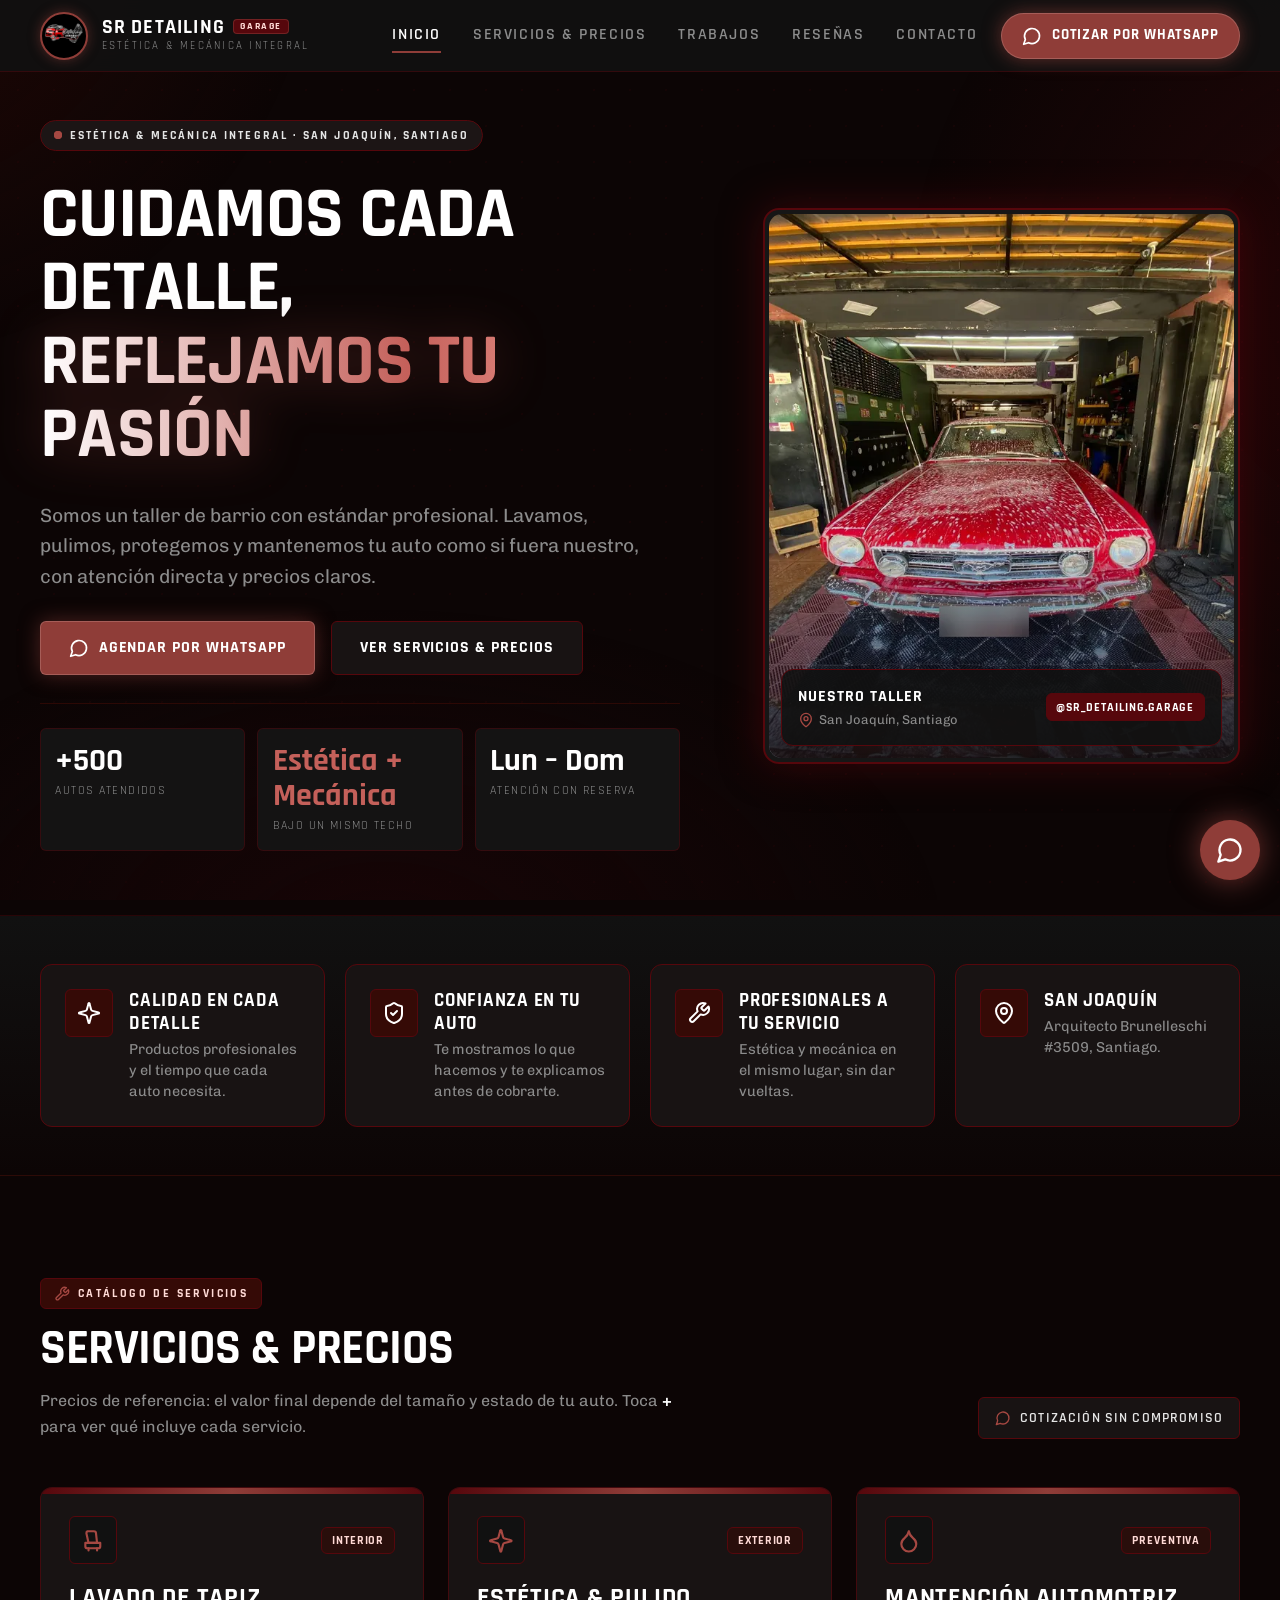
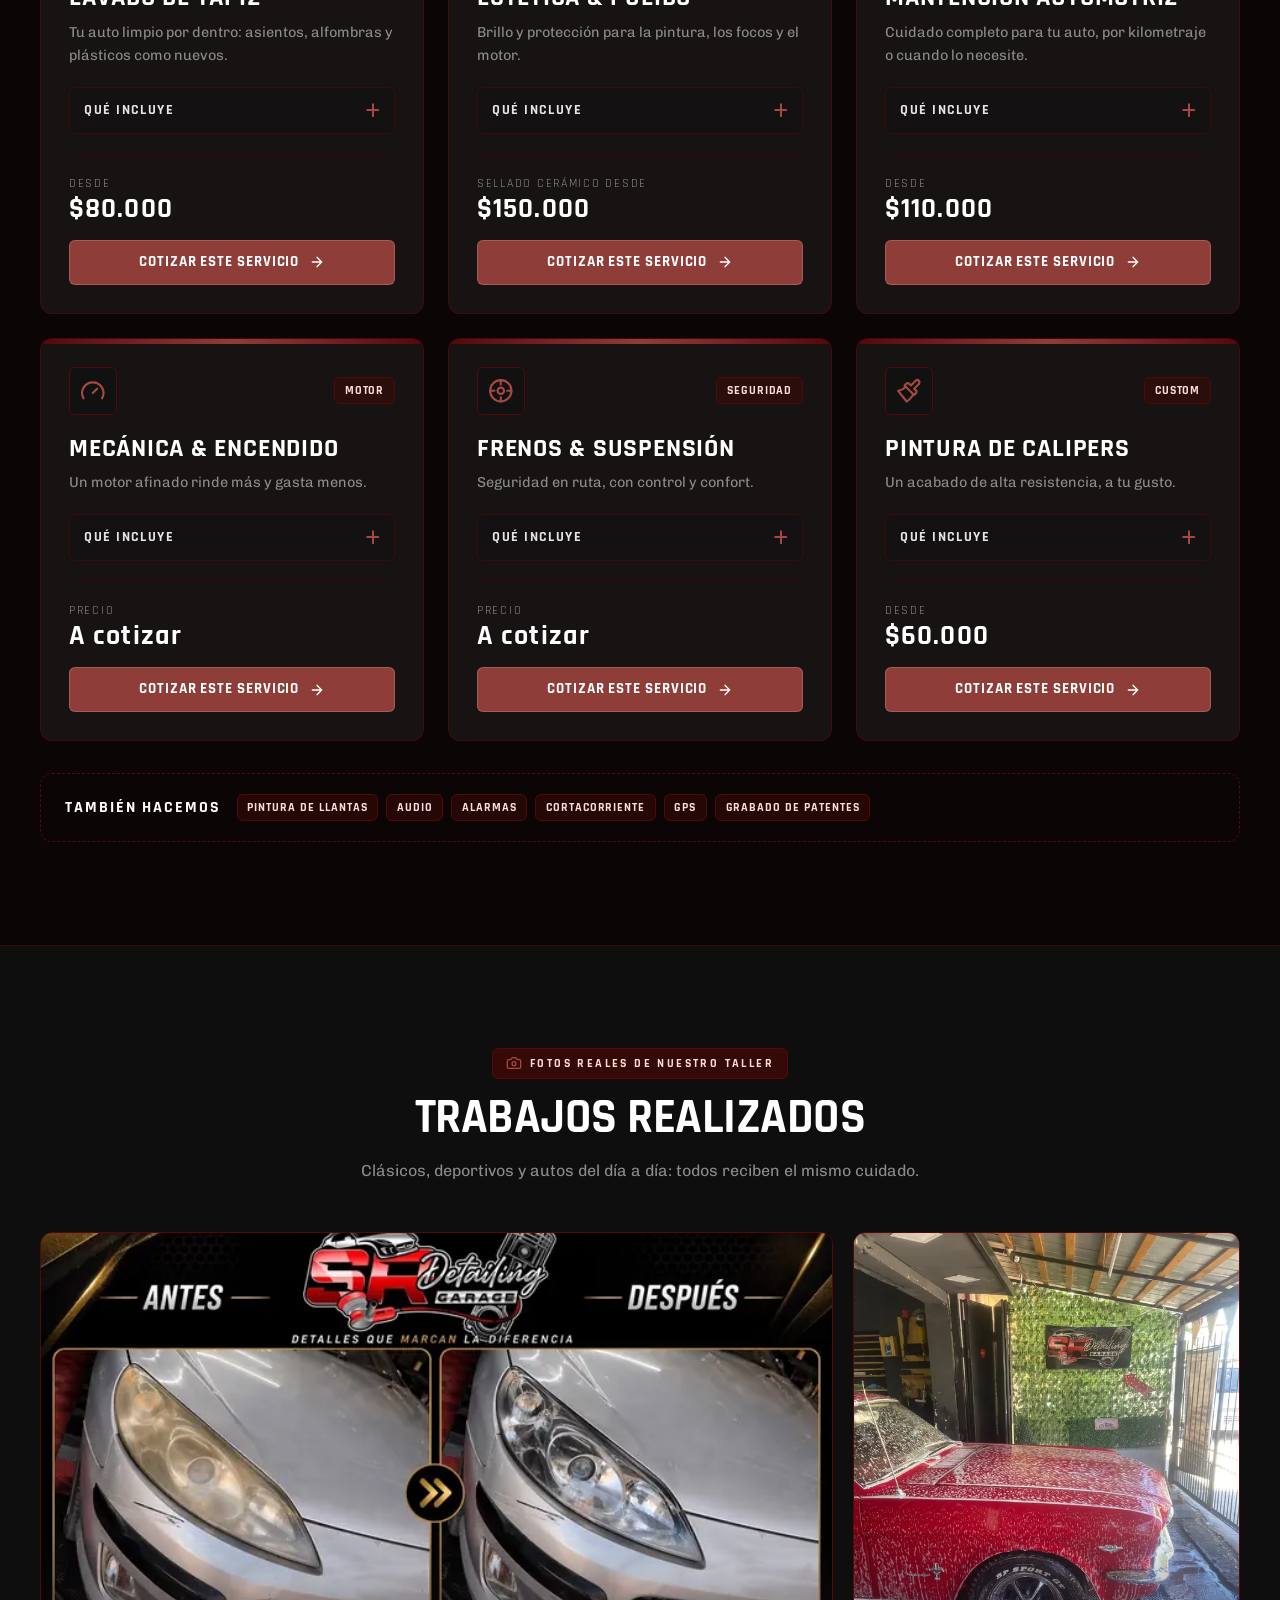
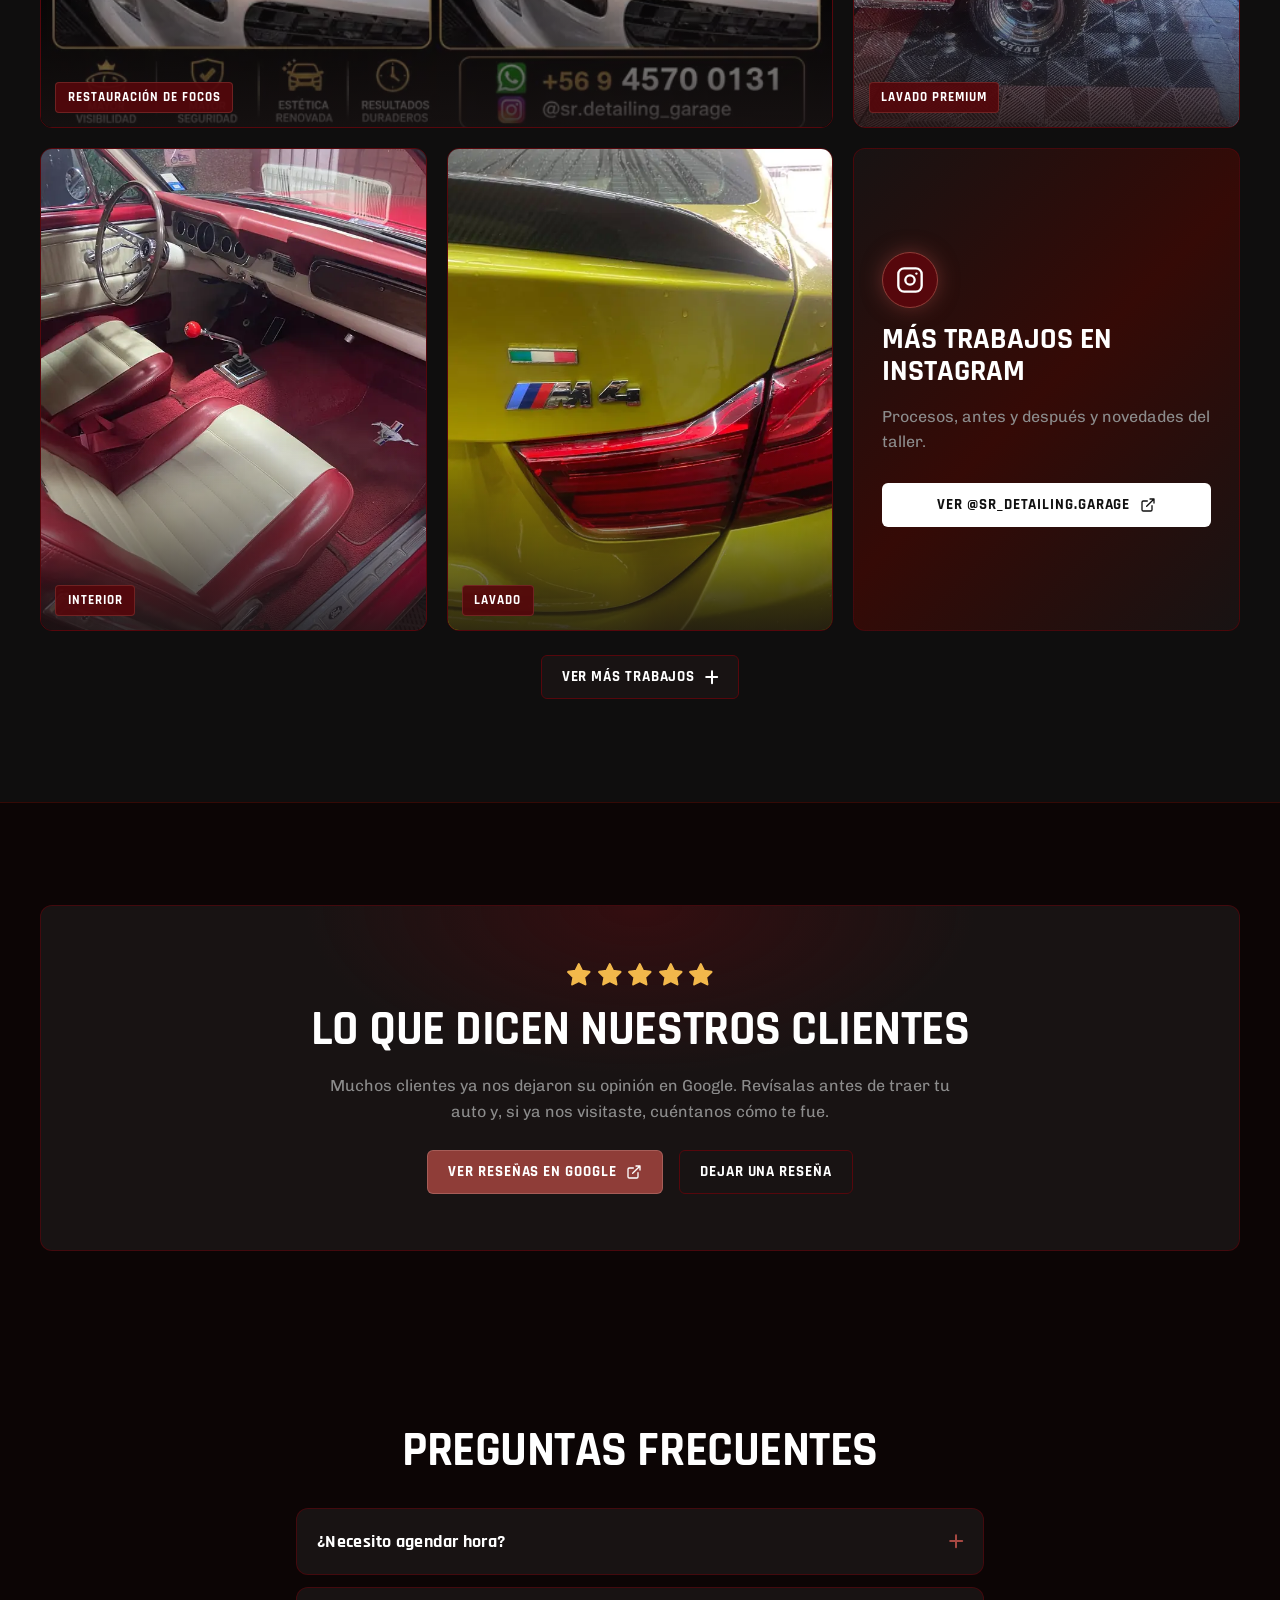
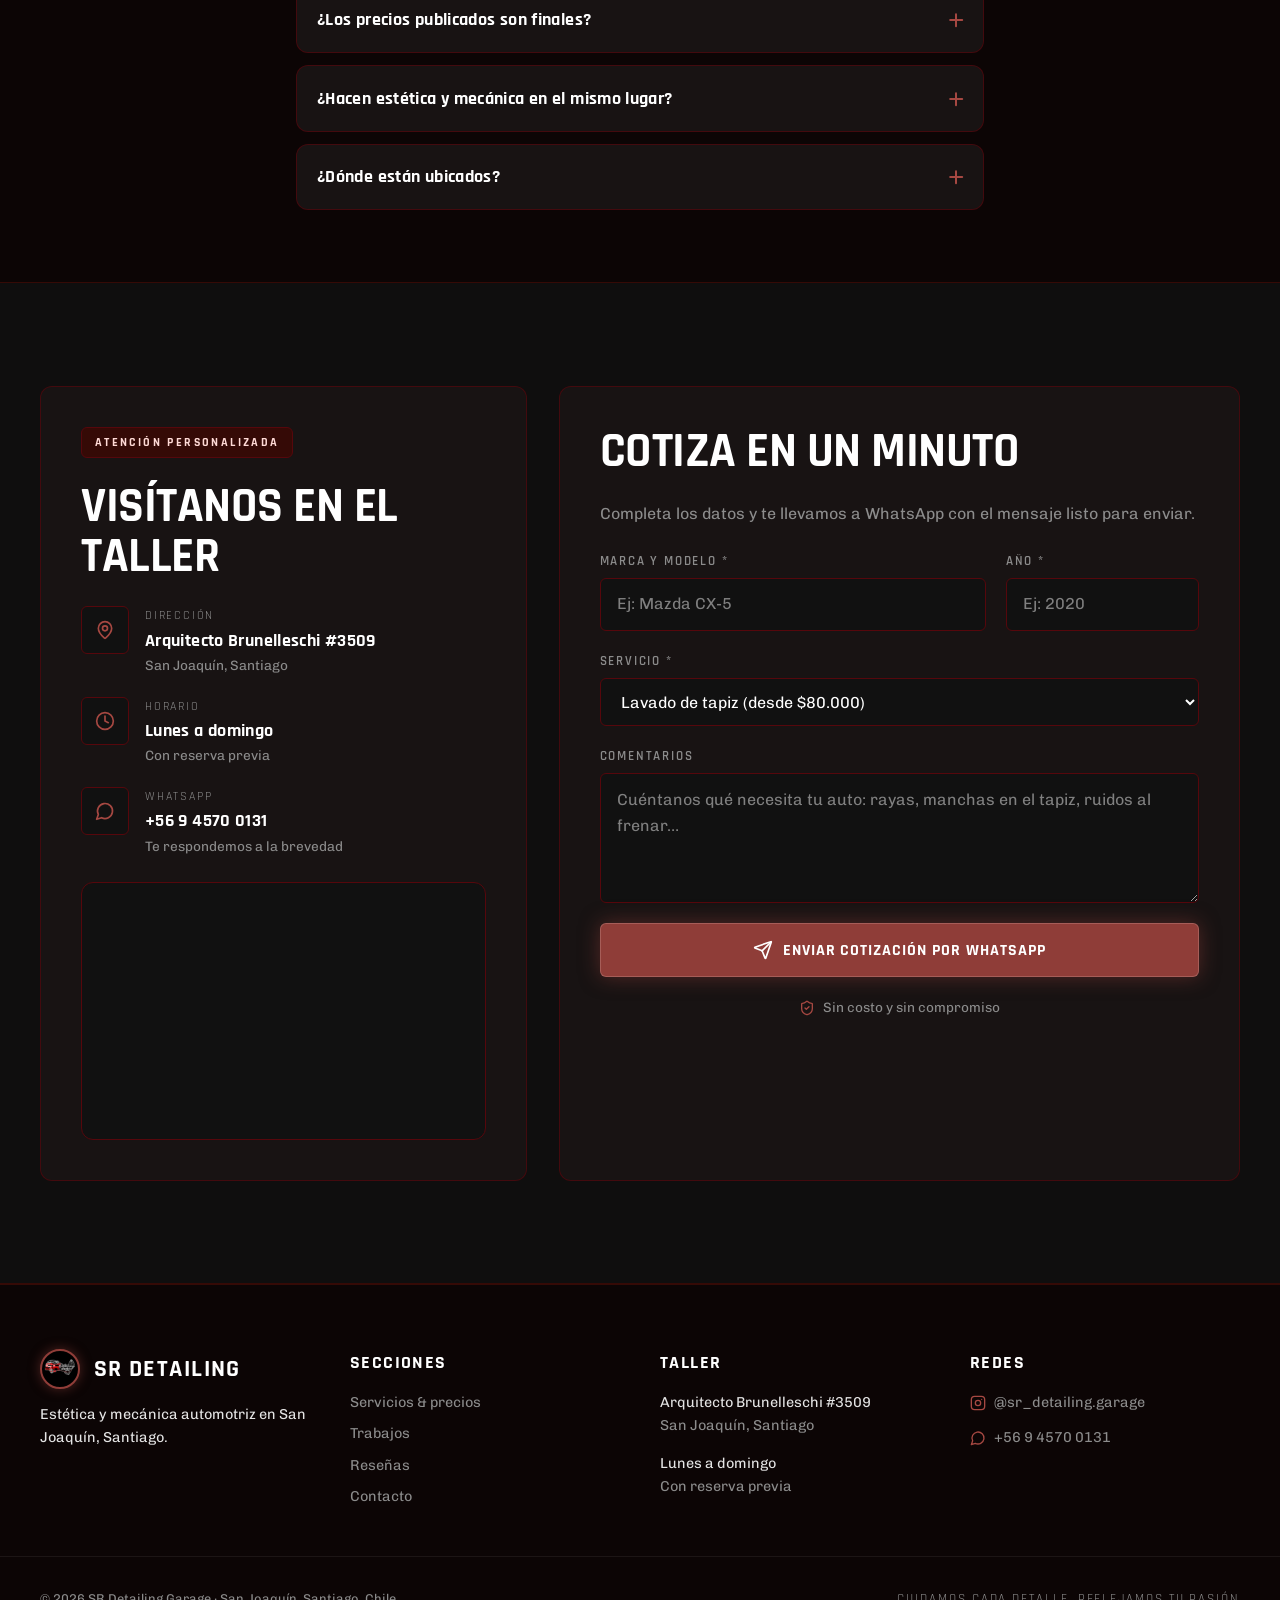
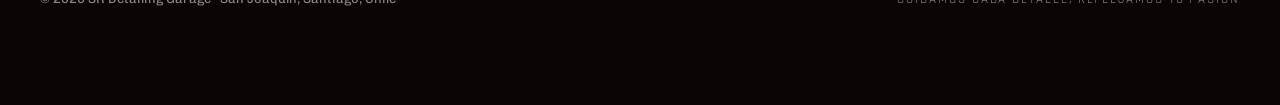
<file: index.html>
<!DOCTYPE html>
<html lang="es-CL">
<head>
  <meta charset="utf-8">
  <meta name="viewport" content="width=device-width, initial-scale=1">
  <title>SR Detailing Garage | Estética y mecánica automotriz en San Joaquín</title>
  <meta name="description" content="Taller de estética y mecánica automotriz en San Joaquín, Santiago. Lavado de tapiz, pulido, sellado cerámico, mantención, frenos y pintura de calipers. Cotiza por WhatsApp.">
  <meta name="theme-color" content="#0c0505">

  <!-- Vista previa al compartir (WhatsApp, Facebook, etc.). Actualizar las URLs al tener dominio propio. -->
  <meta property="og:type" content="website">
  <meta property="og:locale" content="es_CL">
  <meta property="og:title" content="SR Detailing Garage | San Joaquín">
  <meta property="og:description" content="Cuidamos cada detalle, reflejamos tu pasión. Estética y mecánica automotriz en San Joaquín.">
  <meta property="og:url" content="https://ethervs1.github.io/g_detail/">
  <meta property="og:image" content="https://ethervs1.github.io/g_detail/assets/images/logos/banner.jpeg">

  <link rel="icon" href="assets/images/logos/favicon-32.png" sizes="32x32" type="image/png">
  <link rel="apple-touch-icon" href="assets/images/logos/apple-touch-icon.png">

  <link rel="preconnect" href="https://fonts.googleapis.com">
  <link rel="preconnect" href="https://fonts.gstatic.com" crossorigin>
  <link rel="stylesheet" href="https://fonts.googleapis.com/css2?family=Chivo:wght@400;600;700&family=Rajdhani:wght@500;600;700&display=swap">
  <link rel="stylesheet" href="css/styles.css">

  <script type="application/ld+json">
  {
    "@context": "https://schema.org",
    "@type": "AutoRepair",
    "name": "SR Detailing Garage",
    "description": "Estética y mecánica automotriz integral en San Joaquín, Santiago.",
    "url": "https://ethervs1.github.io/g_detail/",
    "image": "https://ethervs1.github.io/g_detail/assets/images/logos/banner.jpeg",
    "logo": "https://ethervs1.github.io/g_detail/assets/images/logos/logo-512.webp",
    "telephone": "+56945700131",
    "address": {
      "@type": "PostalAddress",
      "streetAddress": "Arquitecto Brunelleschi 3509",
      "addressLocality": "San Joaquín",
      "addressRegion": "Región Metropolitana",
      "addressCountry": "CL"
    },
    "areaServed": "Santiago",
    "sameAs": ["https://www.instagram.com/sr_detailing.garage/"]
  }
  </script>
</head>
<body>
  <!-- Íconos (estilo Lucide, licencia ISC) -->
  <svg class="sprite" aria-hidden="true">
    <symbol id="i-chat" viewBox="0 0 24 24"><path d="M7.9 20A9 9 0 1 0 4 16.1L2 22Z"/></symbol>
    <symbol id="i-check" viewBox="0 0 24 24"><circle cx="12" cy="12" r="10"/><path d="m9 12 2 2 4-4"/></symbol>
    <symbol id="i-plus" viewBox="0 0 24 24"><path d="M5 12h14M12 5v14"/></symbol>
    <symbol id="i-arrow" viewBox="0 0 24 24"><path d="M5 12h14M12 5l7 7-7 7"/></symbol>
    <symbol id="i-menu" viewBox="0 0 24 24"><path d="M4 6h16M4 12h16M4 18h16"/></symbol>
    <symbol id="i-close" viewBox="0 0 24 24"><path d="M18 6 6 18M6 6l12 12"/></symbol>
    <symbol id="i-pin" viewBox="0 0 24 24"><path d="M20 10c0 5-5.5 10.2-7.4 11.8a1 1 0 0 1-1.2 0C9.5 20.2 4 15 4 10a8 8 0 0 1 16 0"/><circle cx="12" cy="10" r="3"/></symbol>
    <symbol id="i-clock" viewBox="0 0 24 24"><circle cx="12" cy="12" r="10"/><path d="M12 6v6l4 2"/></symbol>
    <symbol id="i-star" viewBox="0 0 24 24"><path d="M12 2l3.1 6.3 6.9 1-5 4.9 1.2 6.8L12 17.8 5.8 21l1.2-6.8-5-4.9 6.9-1z"/></symbol>
    <symbol id="i-shield" viewBox="0 0 24 24"><path d="M20 13c0 5-3.5 7.5-7.7 9a1 1 0 0 1-.6 0C7.5 20.5 4 18 4 13V6a1 1 0 0 1 1-1c2 0 4.5-1.2 6.2-2.7a1.2 1.2 0 0 1 1.6 0C14.5 3.8 17 5 19 5a1 1 0 0 1 1 1z"/><path d="m9 12 2 2 4-4"/></symbol>
    <symbol id="i-wrench" viewBox="0 0 24 24"><path d="M14.7 6.3a1 1 0 0 0 0 1.4l1.6 1.6a1 1 0 0 0 1.4 0l3.8-3.8a6 6 0 0 1-7.9 7.9l-6.9 6.9a2.1 2.1 0 0 1-3-3l6.9-6.9a6 6 0 0 1 7.9-7.9z"/></symbol>
    <symbol id="i-sparkles" viewBox="0 0 24 24"><path d="M9.9 15.5a2 2 0 0 0-1.4-1.4l-6.1-1.6a.5.5 0 0 1 0-1l6.1-1.6a2 2 0 0 0 1.4-1.4l1.6-6.1a.5.5 0 0 1 1 0l1.6 6.1a2 2 0 0 0 1.4 1.4l6.1 1.6a.5.5 0 0 1 0 1l-6.1 1.6a2 2 0 0 0-1.4 1.4l-1.6 6.1a.5.5 0 0 1-1 0z"/></symbol>
    <symbol id="i-seat" viewBox="0 0 24 24"><path d="M7 3h6a2 2 0 0 1 2 2l1 9H8L6 5a2 2 0 0 1 1-2z"/><path d="M5 14h14v3a2 2 0 0 1-2 2H7a2 2 0 0 1-2-2z"/><path d="M8 19v2M16 19v2"/></symbol>
    <symbol id="i-drop" viewBox="0 0 24 24"><path d="M12 22a7 7 0 0 0 7-7c0-2-1-3.9-3-5.5S12.5 5.5 12 3c-.5 2.5-2 4.9-4 6.5S5 13 5 15a7 7 0 0 0 7 7z"/></symbol>
    <symbol id="i-gauge" viewBox="0 0 24 24"><path d="m12 14 4-4"/><path d="M3.3 19a10 10 0 1 1 17.4 0"/></symbol>
    <symbol id="i-disc" viewBox="0 0 24 24"><circle cx="12" cy="12" r="10"/><circle cx="12" cy="12" r="3"/><path d="M12 2v4M12 18v4M2 12h4M18 12h4"/></symbol>
    <symbol id="i-brush" viewBox="0 0 24 24"><path d="M18.4 2.6 14 7l-1.6-1.6a2 2 0 0 0-2.8 0L8 7l9 9 1.6-1.6a2 2 0 0 0 0-2.8L17 10l4.4-4.4a2.1 2.1 0 1 0-3-3z"/><path d="M9 8c-2 3-4 3.5-7 4l8 10c2-1 6-5 6-7"/></symbol>
    <symbol id="i-camera" viewBox="0 0 24 24"><path d="M14.5 4h-5L7 7H4a2 2 0 0 0-2 2v9a2 2 0 0 0 2 2h16a2 2 0 0 0 2-2V9a2 2 0 0 0-2-2h-3z"/><circle cx="12" cy="13" r="3"/></symbol>
    <symbol id="i-instagram" viewBox="0 0 24 24"><rect x="2" y="2" width="20" height="20" rx="5"/><circle cx="12" cy="12" r="4"/><path d="M17.5 6.5h.01"/></symbol>
    <symbol id="i-external" viewBox="0 0 24 24"><path d="M15 3h6v6M10 14 21 3M18 13v6a2 2 0 0 1-2 2H5a2 2 0 0 1-2-2V8a2 2 0 0 1 2-2h6"/></symbol>
    <symbol id="i-send" viewBox="0 0 24 24"><path d="M14.5 21.7a.5.5 0 0 0 .9 0l6.5-19a.5.5 0 0 0-.6-.6l-19 6.5a.5.5 0 0 0 0 .9l7.9 3.2a2 2 0 0 1 1.1 1.1z"/><path d="m21.9 2.1-11 11"/></symbol>
  </svg>

  <a class="skip-link" href="#contenido">Saltar al contenido</a>

  <header class="header" id="header">
    <div class="container header__inner">
      <a class="brand" href="#inicio" aria-label="SR Detailing Garage, ir al inicio">
        <img class="avatar" src="assets/images/logos/logo-192.webp" alt="" width="48" height="48">
        <span class="brand__text">
          <span class="brand__name">SR Detailing <span class="brand__tag">Garage</span></span>
          <span class="brand__sub">Estética &amp; Mecánica Integral</span>
        </span>
      </a>

      <nav class="nav" id="nav" aria-label="Principal">
        <a href="#inicio">Inicio</a>
        <a href="#servicios">Servicios &amp; Precios</a>
        <a href="#trabajos">Trabajos</a>
        <a href="#resenas">Reseñas</a>
        <a href="#contacto">Contacto</a>
      </nav>

      <a class="btn btn--primary btn--pill header__cta" href="https://wa.me/56945700131?text=Hola,%20quisiera%20cotizar%20un%20servicio%20para%20mi%20auto" target="_blank" rel="noopener">
        <svg class="icon"><use href="#i-chat"/></svg><span>Cotizar por WhatsApp</span>
      </a>

      <button class="nav-toggle" id="nav-toggle" type="button" aria-controls="nav" aria-expanded="false" aria-label="Abrir menú">
        <svg class="icon icon--open"><use href="#i-menu"/></svg>
        <svg class="icon icon--close"><use href="#i-close"/></svg>
      </button>
    </div>
  </header>

  <main id="contenido">
    <!-- INICIO -->
    <section class="hero" id="inicio">
      <div class="container hero__grid">
        <div class="hero__copy">
          <p class="eyebrow eyebrow--live"><span class="dot" aria-hidden="true"></span>Estética &amp; mecánica integral · San Joaquín, Santiago</p>
          <h1 class="hero__title">Cuidamos cada detalle, <span class="text-gradient">reflejamos tu pasión</span></h1>
          <p class="hero__lead">Somos un taller de barrio con estándar profesional. Lavamos, pulimos, protegemos y mantenemos tu auto como si fuera nuestro, con atención directa y precios claros.</p>
          <div class="hero__actions">
            <a class="btn btn--primary btn--lg btn--glow" href="https://wa.me/56945700131?text=Hola,%20deseo%20agendar%20una%20atenci%C3%B3n%20en%20SR%20Detailing%20Garage" target="_blank" rel="noopener">
              <svg class="icon"><use href="#i-chat"/></svg><span>Agendar por WhatsApp</span>
            </a>
            <a class="btn btn--secondary btn--lg" href="#servicios">Ver servicios &amp; precios</a>
          </div>
          <!-- Cifras de ejemplo del prototipo: confirmar con el taller -->
          <dl class="stats">
            <div class="stat"><dt>Autos atendidos</dt><dd>+500</dd></div>
            <div class="stat"><dt>Bajo un mismo techo</dt><dd class="stat__accent">Estética + Mecánica</dd></div>
            <div class="stat"><dt>Atención con reserva</dt><dd>Lun – Dom</dd></div>
          </dl>
        </div>

        <figure class="hero__media">
          <img src="assets/images/trabajos/ford-mustang-clasico-lavado-espuma-frontal-sm.webp"
               srcset="assets/images/trabajos/ford-mustang-clasico-lavado-espuma-frontal-sm.webp 640w, assets/images/trabajos/ford-mustang-clasico-lavado-espuma-frontal.webp 1200w"
               sizes="(min-width: 1024px) 40vw, 100vw"
               width="640" height="853" alt="Ford Mustang clásico rojo cubierto de espuma durante el lavado en el taller" fetchpriority="high">
          <figcaption class="hero__tag">
            <span>
              <strong>Nuestro taller</strong>
              <span class="muted"><svg class="icon icon--sm"><use href="#i-pin"/></svg>San Joaquín, Santiago</span>
            </span>
            <a class="chip chip--solid" href="https://www.instagram.com/sr_detailing.garage/" target="_blank" rel="noopener">@sr_detailing.garage</a>
          </figcaption>
        </figure>
      </div>
    </section>

    <!-- PILARES -->
    <section class="pillars" aria-label="Por qué elegirnos">
      <div class="container pillars__grid">
        <article class="pillar">
          <span class="pillar__icon"><svg class="icon"><use href="#i-sparkles"/></svg></span>
          <div><h2 class="pillar__title">Calidad en cada detalle</h2><p>Productos profesionales y el tiempo que cada auto necesita.</p></div>
        </article>
        <article class="pillar">
          <span class="pillar__icon"><svg class="icon"><use href="#i-shield"/></svg></span>
          <div><h2 class="pillar__title">Confianza en tu auto</h2><p>Te mostramos lo que hacemos y te explicamos antes de cobrarte.</p></div>
        </article>
        <article class="pillar">
          <span class="pillar__icon"><svg class="icon"><use href="#i-wrench"/></svg></span>
          <div><h2 class="pillar__title">Profesionales a tu servicio</h2><p>Estética y mecánica en el mismo lugar, sin dar vueltas.</p></div>
        </article>
        <article class="pillar">
          <span class="pillar__icon"><svg class="icon"><use href="#i-pin"/></svg></span>
          <div><h2 class="pillar__title">San Joaquín</h2><p>Arquitecto Brunelleschi #3509, Santiago.</p></div>
        </article>
      </div>
    </section>

    <!-- SERVICIOS -->
    <section class="section" id="servicios">
      <div class="container">
        <header class="section__head section__head--split">
          <div>
            <p class="eyebrow"><svg class="icon icon--sm"><use href="#i-wrench"/></svg>Catálogo de servicios</p>
            <h2 class="section__title">Servicios &amp; precios</h2>
            <p class="section__lead">Precios de referencia: el valor final depende del tamaño y estado de tu auto. Toca <strong>+</strong> para ver qué incluye cada servicio.</p>
          </div>
          <p class="badge-note"><svg class="icon icon--sm"><use href="#i-chat"/></svg>Cotización sin compromiso</p>
        </header>

        <div class="services">
          <article class="card service">
            <div class="service__top">
              <span class="service__icon"><svg class="icon"><use href="#i-seat"/></svg></span>
              <span class="chip">Interior</span>
            </div>
            <h3 class="service__title">Lavado de tapiz</h3>
            <p class="service__desc">Tu auto limpio por dentro: asientos, alfombras y plásticos como nuevos.</p>
            <details class="includes">
              <summary>Qué incluye <span class="plus" aria-hidden="true"></span></summary>
              <ul class="checklist">
                <li>Aspirado profundo</li>
                <li>Limpieza de asientos</li>
                <li>Limpieza de alfombras y maletero</li>
                <li>Limpieza de plásticos</li>
                <li>Aromatizante</li>
                <li>Secado rápido</li>
              </ul>
            </details>
            <div class="service__foot">
              <p class="price"><span class="price__label">Desde</span><span class="price__value">$80.000</span></p>
              <a class="btn btn--primary btn--block" href="https://wa.me/56945700131?text=Hola,%20deseo%20cotizar%20un%20Lavado%20de%20Tapiz" target="_blank" rel="noopener">Cotizar este servicio<svg class="icon icon--sm"><use href="#i-arrow"/></svg></a>
            </div>
          </article>

          <article class="card service">
            <div class="service__top">
              <span class="service__icon"><svg class="icon"><use href="#i-sparkles"/></svg></span>
              <span class="chip">Exterior</span>
            </div>
            <h3 class="service__title">Estética &amp; pulido</h3>
            <p class="service__desc">Brillo y protección para la pintura, los focos y el motor.</p>
            <details class="includes">
              <summary>Qué incluye <span class="plus" aria-hidden="true"></span></summary>
              <ul class="checklist">
                <li>Lavado premium</li>
                <li>Pulido de pintura</li>
                <li>Pulido y restauración de focos</li>
                <li>Sellado cerámico o sintético</li>
                <li>Lavado de motor</li>
              </ul>
            </details>
            <div class="service__foot">
              <p class="price"><span class="price__label">Sellado cerámico desde</span><span class="price__value">$150.000</span></p>
              <a class="btn btn--primary btn--block" href="https://wa.me/56945700131?text=Hola,%20deseo%20cotizar%20Est%C3%A9tica%20y%20Pulido" target="_blank" rel="noopener">Cotizar este servicio<svg class="icon icon--sm"><use href="#i-arrow"/></svg></a>
            </div>
          </article>

          <article class="card service">
            <div class="service__top">
              <span class="service__icon"><svg class="icon"><use href="#i-drop"/></svg></span>
              <span class="chip">Preventiva</span>
            </div>
            <h3 class="service__title">Mantención automotriz</h3>
            <p class="service__desc">Cuidado completo para tu auto, por kilometraje o cuando lo necesite.</p>
            <details class="includes">
              <summary>Qué incluye <span class="plus" aria-hidden="true"></span></summary>
              <ul class="checklist">
                <li>Cambio de aceite 5w30 full sintético + filtro</li>
                <li>Cambio de filtro de aire y de cabina</li>
                <li>Revisión de niveles</li>
                <li>Revisión de frenos y tren delantero</li>
                <li>Revisión de bujías</li>
                <li>Scanner</li>
              </ul>
            </details>
            <div class="service__foot">
              <p class="price"><span class="price__label">Desde</span><span class="price__value">$110.000</span></p>
              <a class="btn btn--primary btn--block" href="https://wa.me/56945700131?text=Hola,%20deseo%20cotizar%20una%20Mantenci%C3%B3n%20Automotriz" target="_blank" rel="noopener">Cotizar este servicio<svg class="icon icon--sm"><use href="#i-arrow"/></svg></a>
            </div>
          </article>

          <article class="card service">
            <div class="service__top">
              <span class="service__icon"><svg class="icon"><use href="#i-gauge"/></svg></span>
              <span class="chip">Motor</span>
            </div>
            <h3 class="service__title">Mecánica &amp; encendido</h3>
            <p class="service__desc">Un motor afinado rinde más y gasta menos.</p>
            <details class="includes">
              <summary>Qué incluye <span class="plus" aria-hidden="true"></span></summary>
              <ul class="checklist">
                <li>Diagnóstico y afinamiento preventivo</li>
                <li>Reemplazo de bujías (cobre, platino, iridio)</li>
                <li>Diagnóstico avanzado con escáner</li>
                <li>Mantenciones programadas por kilometraje</li>
                <li>Inspección técnica y corrección de fugas</li>
              </ul>
            </details>
            <div class="service__foot">
              <p class="price"><span class="price__label">Precio</span><span class="price__value">A cotizar</span></p>
              <a class="btn btn--primary btn--block" href="https://wa.me/56945700131?text=Hola,%20deseo%20cotizar%20Mec%C3%A1nica%20y%20Encendido" target="_blank" rel="noopener">Cotizar este servicio<svg class="icon icon--sm"><use href="#i-arrow"/></svg></a>
            </div>
          </article>

          <article class="card service">
            <div class="service__top">
              <span class="service__icon"><svg class="icon"><use href="#i-disc"/></svg></span>
              <span class="chip">Seguridad</span>
            </div>
            <h3 class="service__title">Frenos &amp; suspensión</h3>
            <p class="service__desc">Seguridad en ruta, con control y confort.</p>
            <details class="includes">
              <summary>Qué incluye <span class="plus" aria-hidden="true"></span></summary>
              <ul class="checklist">
                <li>Cambio de pastillas y discos de freno</li>
                <li>Reemplazo de amortiguadores y cazoletas</li>
                <li>Limpieza, regulación y rectificado de frenos</li>
                <li>Inspección y cambio de líquido de frenos</li>
                <li>Tren delantero y homocinéticas</li>
              </ul>
            </details>
            <div class="service__foot">
              <p class="price"><span class="price__label">Precio</span><span class="price__value">A cotizar</span></p>
              <a class="btn btn--primary btn--block" href="https://wa.me/56945700131?text=Hola,%20deseo%20cotizar%20Frenos%20y%20Suspensi%C3%B3n" target="_blank" rel="noopener">Cotizar este servicio<svg class="icon icon--sm"><use href="#i-arrow"/></svg></a>
            </div>
          </article>

          <article class="card service">
            <div class="service__top">
              <span class="service__icon"><svg class="icon"><use href="#i-brush"/></svg></span>
              <span class="chip">Custom</span>
            </div>
            <h3 class="service__title">Pintura de calipers</h3>
            <p class="service__desc">Un acabado de alta resistencia, a tu gusto.</p>
            <details class="includes">
              <summary>Qué incluye <span class="plus" aria-hidden="true"></span></summary>
              <ul class="checklist">
                <li>Limpieza profunda y descontaminado</li>
                <li>Preparación de superficie y lijado</li>
                <li>Bases de alta temperatura</li>
                <li>Acabados y logotipos personalizados (brillo, mate, satinado)</li>
              </ul>
            </details>
            <div class="service__foot">
              <p class="price"><span class="price__label">Desde</span><span class="price__value">$60.000</span></p>
              <a class="btn btn--primary btn--block" href="https://wa.me/56945700131?text=Hola,%20deseo%20cotizar%20Pintura%20de%20Calipers" target="_blank" rel="noopener">Cotizar este servicio<svg class="icon icon--sm"><use href="#i-arrow"/></svg></a>
            </div>
          </article>
        </div>

        <div class="extras">
          <p class="extras__title">También hacemos</p>
          <ul class="extras__list">
            <li class="chip">Pintura de llantas</li>
            <li class="chip">Audio</li>
            <li class="chip">Alarmas</li>
            <li class="chip">Cortacorriente</li>
            <li class="chip">GPS</li>
            <li class="chip">Grabado de patentes</li>
          </ul>
        </div>
      </div>
    </section>

    <!-- TRABAJOS -->
    <section class="section section--alt" id="trabajos">
      <div class="container">
        <header class="section__head section__head--center">
          <p class="eyebrow"><svg class="icon icon--sm"><use href="#i-camera"/></svg>Fotos reales de nuestro taller</p>
          <h2 class="section__title">Trabajos realizados</h2>
          <p class="section__lead">Clásicos, deportivos y autos del día a día: todos reciben el mismo cuidado.</p>
        </header>

        <!-- Para agregar fotos: procesarlas con tools/optimizar_fotos.py y copiar un bloque <li>.
             Las fotos horizontales llevan "shot--wide" y ocupan dos columnas: conviene que cada lista
             sume un múltiplo de 3 casillas para que no queden filas incompletas. -->
        <ul class="gallery">
          <li><a class="shot shot--wide" href="assets/images/trabajos/antes-despues-restauracion-focos.webp"><img src="assets/images/trabajos/antes-despues-restauracion-focos-sm.webp" width="640" height="427" loading="lazy" alt="Antes y después de la restauración de un foco delantero"><span class="shot__tag">Restauración de focos</span></a></li>
          <li><a class="shot" href="assets/images/trabajos/ford-mustang-clasico-lavado-espuma-lateral.webp"><img src="assets/images/trabajos/ford-mustang-clasico-lavado-espuma-lateral-sm.webp" width="640" height="853" loading="lazy" alt="Ford Mustang clásico con espuma de lavado, vista lateral"><span class="shot__tag">Lavado premium</span></a></li>
          <li><a class="shot" href="assets/images/trabajos/ford-mustang-clasico-interior.webp"><img src="assets/images/trabajos/ford-mustang-clasico-interior-sm.webp" width="640" height="853" loading="lazy" alt="Interior rojo y blanco de un Ford Mustang clásico después de la limpieza"><span class="shot__tag">Interior</span></a></li>
          <li><a class="shot" href="assets/images/trabajos/bmw-m4-amarillo-detalle-trasero.webp"><img src="assets/images/trabajos/bmw-m4-amarillo-detalle-trasero-sm.webp" width="640" height="853" loading="lazy" alt="Detalle trasero de un BMW M4 amarillo recién lavado"><span class="shot__tag">Lavado</span></a></li>
          <li>
            <aside class="card ig-card">
              <span class="ig-card__icon"><svg class="icon"><use href="#i-instagram"/></svg></span>
              <h3 class="ig-card__title">Más trabajos en Instagram</h3>
              <p class="muted">Procesos, antes y después y novedades del taller.</p>
              <a class="btn btn--light btn--block" href="https://www.instagram.com/sr_detailing.garage/" target="_blank" rel="noopener">Ver @sr_detailing.garage<svg class="icon icon--sm"><use href="#i-external"/></svg></a>
            </aside>
          </li>
        </ul>

        <details class="more">
          <summary class="btn btn--secondary">Ver más trabajos <span class="plus" aria-hidden="true"></span></summary>
          <ul class="gallery">
            <li><a class="shot shot--wide" href="assets/images/trabajos/ford-mustang-clasico-llanta.webp"><img src="assets/images/trabajos/ford-mustang-clasico-llanta-sm.webp" width="640" height="480" loading="lazy" alt="Llanta cromada y emblema de un Ford Mustang clásico"><span class="shot__tag">Llantas</span></a></li>
            <li><a class="shot" href="assets/images/trabajos/mitsubishi-l200-roja-frontal.webp"><img src="assets/images/trabajos/mitsubishi-l200-roja-frontal-sm.webp" width="640" height="853" loading="lazy" alt="Camioneta Mitsubishi L200 roja en el taller"><span class="shot__tag">Estética exterior</span></a></li>
            <li><a class="shot" href="assets/images/trabajos/mitsubishi-lancer-negro-frontal.webp"><img src="assets/images/trabajos/mitsubishi-lancer-negro-frontal-sm.webp" width="640" height="853" loading="lazy" alt="Mitsubishi Lancer negro con brillo después del pulido"><span class="shot__tag">Pulido</span></a></li>
            <li><a class="shot" href="assets/images/trabajos/mitsubishi-lancer-negro-lateral.webp"><img src="assets/images/trabajos/mitsubishi-lancer-negro-lateral-sm.webp" width="640" height="853" loading="lazy" alt="Mitsubishi Lancer negro, vista lateral en el taller"><span class="shot__tag">Pulido</span></a></li>
            <li><a class="shot" href="assets/images/trabajos/ford-mustang-clasico-entrada-taller.webp"><img src="assets/images/trabajos/ford-mustang-clasico-entrada-taller-sm.webp" width="640" height="853" loading="lazy" alt="Ford Mustang clásico rojo en la entrada del taller"><span class="shot__tag">Clásicos</span></a></li>
            <li><a class="shot" href="assets/images/trabajos/ford-mustang-clasico-lavado-espuma-frontal.webp"><img src="assets/images/trabajos/ford-mustang-clasico-lavado-espuma-frontal-sm.webp" width="640" height="853" loading="lazy" alt="Ford Mustang clásico con espuma de lavado, vista frontal"><span class="shot__tag">Lavado premium</span></a></li>
            <li><a class="shot" href="assets/images/trabajos/mitsubishi-l200-clasica-roja-frontal.webp"><img src="assets/images/trabajos/mitsubishi-l200-clasica-roja-frontal-sm.webp" width="640" height="853" loading="lazy" alt="Camioneta Mitsubishi L200 roja antigua en el taller"><span class="shot__tag">Estética exterior</span></a></li>
            <li><a class="shot" href="assets/images/trabajos/peugeot-suv-gris-frontal.webp"><img src="assets/images/trabajos/peugeot-suv-gris-frontal-sm.webp" width="640" height="853" loading="lazy" alt="SUV Peugeot gris oscuro en el taller"><span class="shot__tag">Lavado</span></a></li>
            <li><a class="shot" href="assets/images/trabajos/chevrolet-spin-blanco-frontal.webp"><img src="assets/images/trabajos/chevrolet-spin-blanco-frontal-sm.webp" width="640" height="853" loading="lazy" alt="Chevrolet Spin blanco en el taller"><span class="shot__tag">Lavado</span></a></li>
            <li><a class="shot" href="assets/images/trabajos/chevrolet-sail-azul.webp"><img src="assets/images/trabajos/chevrolet-sail-azul-sm.webp" width="640" height="853" loading="lazy" alt="Chevrolet Sail azul en el taller"><span class="shot__tag">Mantención</span></a></li>
            <li><a class="shot" href="assets/images/trabajos/chery-suv-plateado-frontal.webp"><img src="assets/images/trabajos/chery-suv-plateado-frontal-sm.webp" width="640" height="960" loading="lazy" alt="SUV Chery plateado en la entrada del taller"><span class="shot__tag">Lavado</span></a></li>
          </ul>
        </details>
      </div>
    </section>

    <!-- RESEÑAS -->
    <section class="section" id="resenas">
      <div class="container">
        <div class="card reviews">
          <div class="reviews__stars" aria-hidden="true">
            <svg class="icon"><use href="#i-star"/></svg><svg class="icon"><use href="#i-star"/></svg><svg class="icon"><use href="#i-star"/></svg><svg class="icon"><use href="#i-star"/></svg><svg class="icon"><use href="#i-star"/></svg>
          </div>
          <h2 class="section__title">Lo que dicen nuestros clientes</h2>
          <p class="section__lead">Muchos clientes ya nos dejaron su opinión en Google. Revísalas antes de traer tu auto y, si ya nos visitaste, cuéntanos cómo te fue.</p>
          <!--
            Para destacar reseñas reales, copiarlas aquí (con el nombre tal como aparece en Google):
            <blockquote class="quote"><p>"Texto de la reseña"</p><footer>— Nombre, Google</footer></blockquote>
          -->
          <div class="reviews__actions">
            <!-- TODO: reemplazar por el enlace exacto de la ficha de Google del taller -->
            <a class="btn btn--primary" href="https://www.google.com/maps/search/?api=1&amp;query=SR%20Detailing%20Garage%20San%20Joaqu%C3%ADn" target="_blank" rel="noopener">Ver reseñas en Google<svg class="icon icon--sm"><use href="#i-external"/></svg></a>
            <a class="btn btn--secondary" href="https://www.google.com/maps/search/?api=1&amp;query=SR%20Detailing%20Garage%20San%20Joaqu%C3%ADn" target="_blank" rel="noopener">Dejar una reseña</a>
          </div>
        </div>
      </div>
    </section>

    <!-- PREGUNTAS FRECUENTES -->
    <section class="section section--tight" aria-labelledby="faq-title">
      <div class="container container--narrow">
        <h2 class="section__title section__title--center" id="faq-title">Preguntas frecuentes</h2>
        <div class="faq">
          <details class="faq__item">
            <summary>¿Necesito agendar hora? <span class="plus" aria-hidden="true"></span></summary>
            <p>Sí, atendemos con reserva previa. Escríbenos por WhatsApp y coordinamos el día que te acomode.</p>
          </details>
          <details class="faq__item">
            <summary>¿Los precios publicados son finales? <span class="plus" aria-hidden="true"></span></summary>
            <p>Son precios de referencia. El valor final depende del tamaño y del estado del vehículo; te enviamos la cotización exacta por WhatsApp, sin compromiso.</p>
          </details>
          <details class="faq__item">
            <summary>¿Hacen estética y mecánica en el mismo lugar? <span class="plus" aria-hidden="true"></span></summary>
            <p>Sí. Puedes dejar tu auto para una mantención y aprovechar de hacerle un lavado de tapiz o un pulido en la misma visita.</p>
          </details>
          <details class="faq__item">
            <summary>¿Dónde están ubicados? <span class="plus" aria-hidden="true"></span></summary>
            <p>En Arquitecto Brunelleschi #3509, San Joaquín, Santiago. Más abajo tienes el mapa.</p>
          </details>
        </div>
      </div>
    </section>

    <!-- CONTACTO -->
    <section class="section section--alt" id="contacto">
      <div class="container contact">
        <div class="card contact__info">
          <p class="eyebrow">Atención personalizada</p>
          <h2 class="section__title">Visítanos en el taller</h2>
          <ul class="contact__list">
            <li>
              <span class="contact__icon"><svg class="icon"><use href="#i-pin"/></svg></span>
              <span><span class="label">Dirección</span><strong>Arquitecto Brunelleschi #3509</strong><span class="muted">San Joaquín, Santiago</span></span>
            </li>
            <li>
              <span class="contact__icon"><svg class="icon"><use href="#i-clock"/></svg></span>
              <span><span class="label">Horario</span><strong>Lunes a domingo</strong><span class="muted">Con reserva previa</span></span>
            </li>
            <li>
              <span class="contact__icon"><svg class="icon"><use href="#i-chat"/></svg></span>
              <span><span class="label">WhatsApp</span><strong><a href="https://wa.me/56945700131" target="_blank" rel="noopener">+56 9 4570 0131</a></strong><span class="muted">Te respondemos a la brevedad</span></span>
            </li>
          </ul>
          <div class="map">
            <iframe title="Mapa de SR Detailing Garage en San Joaquín" src="https://www.google.com/maps?q=Arquitecto%20Brunelleschi%203509,%20San%20Joaqu%C3%ADn,%20Santiago,%20Chile&amp;output=embed" loading="lazy" referrerpolicy="no-referrer-when-downgrade"></iframe>
          </div>
        </div>

        <div class="card contact__form">
          <h2 class="section__title">Cotiza en un minuto</h2>
          <p class="muted">Completa los datos y te llevamos a WhatsApp con el mensaje listo para enviar.</p>
          <form class="form" id="quote-form">
            <div class="form__row">
              <div class="field">
                <label for="car-model">Marca y modelo *</label>
                <input id="car-model" name="modelo" type="text" placeholder="Ej: Mazda CX-5" required autocomplete="off">
              </div>
              <div class="field">
                <label for="car-year">Año *</label>
                <input id="car-year" name="anio" type="text" inputmode="numeric" pattern="[0-9]{4}" maxlength="4" placeholder="Ej: 2020" required>
              </div>
            </div>
            <div class="field">
              <label for="service">Servicio *</label>
              <select id="service" name="servicio" required>
                <option value="Lavado de tapiz">Lavado de tapiz (desde $80.000)</option>
                <option value="Estética y pulido / sellado cerámico">Estética y pulido / sellado cerámico (desde $150.000)</option>
                <option value="Mantención automotriz">Mantención automotriz (desde $110.000)</option>
                <option value="Mecánica y encendido">Mecánica y encendido</option>
                <option value="Frenos y suspensión">Frenos y suspensión</option>
                <option value="Pintura de calipers">Pintura de calipers (desde $60.000)</option>
                <option value="Otro servicio">Otro servicio</option>
              </select>
            </div>
            <div class="field">
              <label for="notes">Comentarios</label>
              <textarea id="notes" name="comentarios" rows="4" placeholder="Cuéntanos qué necesita tu auto: rayas, manchas en el tapiz, ruidos al frenar…"></textarea>
            </div>
            <button class="btn btn--primary btn--lg btn--block btn--glow" type="submit"><svg class="icon"><use href="#i-send"/></svg>Enviar cotización por WhatsApp</button>
            <p class="form__note muted"><svg class="icon icon--sm"><use href="#i-shield"/></svg>Sin costo y sin compromiso</p>
          </form>
        </div>
      </div>
    </section>
  </main>

  <footer class="footer">
    <div class="container footer__grid">
      <div>
        <a class="brand" href="#inicio">
          <img class="avatar avatar--sm" src="assets/images/logos/logo-192.webp" alt="" width="40" height="40" loading="lazy">
          <span class="brand__name">SR Detailing</span>
        </a>
        <p class="muted">Estética y mecánica automotriz en San Joaquín, Santiago.</p>
      </div>
      <nav aria-label="Secciones">
        <h2 class="footer__title">Secciones</h2>
        <ul class="footer__links">
          <li><a href="#servicios">Servicios &amp; precios</a></li>
          <li><a href="#trabajos">Trabajos</a></li>
          <li><a href="#resenas">Reseñas</a></li>
          <li><a href="#contacto">Contacto</a></li>
        </ul>
      </nav>
      <div>
        <h2 class="footer__title">Taller</h2>
        <p>Arquitecto Brunelleschi #3509<br><span class="muted">San Joaquín, Santiago</span></p>
        <p>Lunes a domingo<br><span class="muted">Con reserva previa</span></p>
      </div>
      <div>
        <h2 class="footer__title">Redes</h2>
        <ul class="footer__links">
          <li><a href="https://www.instagram.com/sr_detailing.garage/" target="_blank" rel="noopener"><svg class="icon icon--sm"><use href="#i-instagram"/></svg>@sr_detailing.garage</a></li>
          <li><a href="https://wa.me/56945700131" target="_blank" rel="noopener"><svg class="icon icon--sm"><use href="#i-chat"/></svg>+56 9 4570 0131</a></li>
        </ul>
      </div>
    </div>
    <div class="container footer__bottom">
      <p>© <span id="year">2026</span> SR Detailing Garage · San Joaquín, Santiago, Chile</p>
      <p class="footer__motto">Cuidamos cada detalle, reflejamos tu pasión</p>
    </div>
  </footer>

  <a class="fab" href="https://wa.me/56945700131?text=Hola,%20deseo%20cotizar%20un%20servicio%20para%20mi%20veh%C3%ADculo" target="_blank" rel="noopener" aria-label="Escribir por WhatsApp a SR Detailing Garage">
    <svg class="icon"><use href="#i-chat"/></svg>
  </a>

  <dialog class="lightbox" id="lightbox" aria-label="Foto ampliada">
    <button class="lightbox__close" type="button" aria-label="Cerrar">
      <svg class="icon"><use href="#i-close"/></svg>
    </button>
    <img alt="">
  </dialog>

  <script src="js/main.js" defer></script>
</body>
</html>
</file>
<file: css/styles.css>
/* SR Detailing Garage
   Paleta: assets/paleta_colores.png · Referencia visual: assets/g_stitch/ */

:root {
  /* Paleta de marca */
  --burgundy: #350a06;
  --crimson: #56070c;
  --primary: #8f3d38;
  --primary-hover: #a64842;
  --steel: #666666;
  --pewter: #8c8c8c;

  /* Superficies y texto */
  --bg: #0c0505;
  --surface: #111111;
  --card: #181313;
  --card-hover: #1e1717;
  --text: #e5e5e5;
  --white: #ffffff;
  --blush: #ffdad6;

  --border: rgba(86, 7, 12, 0.7);
  --glow: 0 0 20px rgba(143, 61, 56, 0.5);

  --font-tech: "Rajdhani", "Arial Narrow", sans-serif;
  --font-body: "Chivo", system-ui, sans-serif;

  --radius: 0.75rem;
  --radius-sm: 0.375rem;
  --header-h: 4.5rem;
  --container: 80rem;
  --gutter: clamp(1rem, 4vw, 2.5rem);
}

/* ---------- Base ---------- */

*,
*::before,
*::after { box-sizing: border-box; }

html {
  scroll-behavior: smooth;
  scroll-padding-top: calc(var(--header-h) + 1rem);
  -webkit-text-size-adjust: 100%;
}

body {
  margin: 0;
  min-height: 100vh;
  background-color: var(--bg);
  color: var(--white);
  font-family: var(--font-body);
  font-size: 1rem;
  line-height: 1.6;
  -webkit-font-smoothing: antialiased;
  overflow-x: hidden;
}

/* Brillos de fondo borgoña (gradientes, sin filtros: livianos en móvil) */
body::before {
  content: "";
  position: fixed;
  inset: 0;
  z-index: -1;
  pointer-events: none;
  background:
    radial-gradient(40rem 40rem at -10% -10%, rgba(53, 10, 6, 0.55), transparent 70%),
    radial-gradient(45rem 45rem at 110% 35%, rgba(86, 7, 12, 0.35), transparent 70%),
    radial-gradient(50rem 30rem at 30% 105%, rgba(26, 5, 7, 0.8), transparent 70%),
    radial-gradient(rgba(86, 7, 12, 0.12) 1px, transparent 1px) 0 0 / 36px 36px;
}

::selection { background: var(--primary); color: var(--white); }

img { max-width: 100%; height: auto; display: block; }
a { color: inherit; }
h1, h2, h3, p, ul, dl, dd, figure { margin: 0; }
ul { padding: 0; list-style: none; }

:focus-visible {
  outline: 2px solid var(--primary-hover);
  outline-offset: 3px;
}

.sprite { display: none; }

.icon {
  width: 1.25rem;
  height: 1.25rem;
  flex-shrink: 0;
  fill: none;
  stroke: currentColor;
  stroke-width: 2;
  stroke-linecap: round;
  stroke-linejoin: round;
}
.icon--sm { width: 1rem; height: 1rem; }

.container {
  width: 100%;
  max-width: var(--container);
  margin-inline: auto;
  padding-inline: var(--gutter);
}
.container--narrow { max-width: 48rem; }

.muted { color: var(--pewter); }

.skip-link {
  position: absolute;
  left: 1rem;
  top: -3rem;
  z-index: 100;
  padding: 0.5rem 1rem;
  background: var(--primary);
  border-radius: var(--radius-sm);
  font-weight: 700;
}
.skip-link:focus { top: 1rem; }

/* ---------- Tipografía de marca ---------- */

.eyebrow {
  display: inline-flex;
  align-items: center;
  gap: 0.5rem;
  padding: 0.3rem 0.8rem;
  border: 1px solid var(--crimson);
  border-radius: var(--radius-sm);
  background: var(--burgundy);
  color: var(--blush);
  font-family: var(--font-tech);
  font-size: 0.75rem;
  font-weight: 700;
  letter-spacing: 0.2em;
  text-transform: uppercase;
}
.eyebrow .icon { color: var(--primary-hover); }

.eyebrow--live {
  border-radius: 999px;
  background: #1c1515;
  color: var(--text);
  letter-spacing: 0.18em;
}
.dot {
  position: relative;
  width: 0.5rem;
  height: 0.5rem;
  border-radius: 50%;
  background: var(--primary-hover);
}
.dot::after {
  content: "";
  position: absolute;
  inset: 0;
  border-radius: 50%;
  background: inherit;
  animation: ping 1.6s cubic-bezier(0, 0, 0.2, 1) infinite;
}
@keyframes ping { 75%, 100% { transform: scale(2.4); opacity: 0; } }

.section__title {
  font-family: var(--font-tech);
  font-size: clamp(2rem, 4.5vw, 3rem);
  font-weight: 700;
  line-height: 1.05;
  letter-spacing: -0.01em;
  text-transform: uppercase;
}
.section__title--center { text-align: center; margin-bottom: 2rem; }

.section__lead {
  max-width: 40rem;
  color: var(--pewter);
}
.section__lead strong { color: var(--white); }

.text-gradient {
  background: linear-gradient(90deg, #ffffff, #c4605a 55%, #ffb4a9);
  -webkit-background-clip: text;
  background-clip: text;
  color: transparent;
}

.chip {
  display: inline-flex;
  align-items: center;
  padding: 0.2rem 0.6rem;
  border: 1px solid var(--crimson);
  border-radius: var(--radius-sm);
  background: rgba(53, 10, 6, 0.6);
  color: var(--blush);
  font-family: var(--font-tech);
  font-size: 0.75rem;
  font-weight: 700;
  letter-spacing: 0.08em;
  text-transform: uppercase;
  white-space: nowrap;
}
.chip--solid {
  background: var(--crimson);
  color: var(--white);
  text-decoration: none;
  transition: background-color 0.2s;
}
.chip--solid:hover { background: var(--primary); }

/* ---------- Botones ---------- */

.btn {
  display: inline-flex;
  align-items: center;
  justify-content: center;
  gap: 0.6rem;
  padding: 0.75rem 1.25rem;
  border: 1px solid transparent;
  border-radius: var(--radius-sm);
  font-family: var(--font-tech);
  font-size: 0.95rem;
  font-weight: 700;
  letter-spacing: 0.06em;
  text-transform: uppercase;
  text-decoration: none;
  line-height: 1.2;
  cursor: pointer;
  transition: background-color 0.2s, border-color 0.2s, box-shadow 0.2s, transform 0.2s;
}
.btn--primary {
  background: var(--primary);
  border-color: rgba(255, 218, 214, 0.2);
  color: var(--white);
}
.btn--primary:hover { background: var(--primary-hover); }
.btn--glow { box-shadow: var(--glow); }
.btn--glow:hover { box-shadow: 0 0 28px rgba(143, 61, 56, 0.8); }
.btn--secondary {
  background: var(--card);
  border-color: var(--crimson);
  color: var(--white);
}
.btn--secondary:hover { border-color: var(--primary); background: var(--card-hover); }
.btn--light { background: var(--white); color: var(--surface); }
.btn--light:hover { background: var(--text); }
.btn--pill { border-radius: 999px; }
.btn--lg { padding: 1rem 1.75rem; font-size: 1rem; }
.btn--block { width: 100%; }

/* Avatar circular del logo (estilo foto de perfil de Instagram).
   El logo es más ancho que alto: se achica dentro del círculo para que no se corten los bordes. */
.avatar {
  width: 3rem;
  height: 3rem;
  flex-shrink: 0;
  border: 2px solid var(--primary);
  border-radius: 50%;
  background: #000;
  object-fit: contain;
  padding: 0.15rem;
  box-shadow: 0 0 12px rgba(143, 61, 56, 0.5);
}
.avatar--sm { width: 2.5rem; height: 2.5rem; }

/* ---------- Header ---------- */

.header {
  position: fixed;
  inset: 0 0 auto;
  z-index: 50;
  height: var(--header-h);
  background: rgba(17, 17, 17, 0.9);
  border-bottom: 1px solid rgba(86, 7, 12, 0.5);
  -webkit-backdrop-filter: blur(12px);
  backdrop-filter: blur(12px);
}
.header__inner {
  height: 100%;
  display: flex;
  align-items: center;
  gap: 1.5rem;
}

.brand {
  display: flex;
  align-items: center;
  gap: 0.85rem;
  text-decoration: none;
  margin-right: auto;
}
.brand__text { display: flex; flex-direction: column; }
.brand__name {
  display: flex;
  align-items: center;
  gap: 0.5rem;
  font-family: var(--font-tech);
  font-size: 1.25rem;
  font-weight: 700;
  letter-spacing: 0.06em;
  text-transform: uppercase;
  line-height: 1.1;
}
.brand__tag {
  padding: 0.05rem 0.4rem;
  border: 1px solid rgba(143, 61, 56, 0.5);
  border-radius: 0.25rem;
  background: var(--crimson);
  color: var(--blush);
  font-size: 0.65rem;
  letter-spacing: 0.15em;
}
.brand__sub {
  color: var(--pewter);
  font-family: var(--font-tech);
  font-size: 0.7rem;
  letter-spacing: 0.2em;
  text-transform: uppercase;
}

.nav {
  display: flex;
  gap: 2rem;
  font-family: var(--font-tech);
  font-size: 1rem;
  font-weight: 600;
  letter-spacing: 0.1em;
  text-transform: uppercase;
}
.nav a {
  padding-block: 0.25rem;
  border-bottom: 2px solid transparent;
  color: var(--pewter);
  text-decoration: none;
  transition: color 0.2s, border-color 0.2s;
}
.nav a:hover { color: var(--white); }
.nav a[aria-current="true"] { color: var(--white); border-color: var(--primary); }

.header__cta { box-shadow: 0 0 18px rgba(143, 61, 56, 0.65); }

.nav-toggle {
  display: none;
  padding: 0.5rem;
  border: 1px solid var(--crimson);
  border-radius: var(--radius-sm);
  background: var(--card);
  color: var(--white);
  cursor: pointer;
}
.nav-toggle .icon { width: 1.5rem; height: 1.5rem; }
.nav-toggle .icon--close,
.nav-toggle[aria-expanded="true"] .icon--open { display: none; }
.nav-toggle[aria-expanded="true"] .icon--close { display: block; }

@media (max-width: 1023px) {
  .nav-toggle { display: inline-flex; }
  .header__cta { display: none; }
  .nav {
    position: fixed;
    top: var(--header-h);
    left: 0;
    right: 0;
    flex-direction: column;
    gap: 0;
    padding: 0.5rem var(--gutter) 1.5rem;
    background: rgba(17, 17, 17, 0.98);
    border-bottom: 1px solid var(--crimson);
    transform: translateY(-0.5rem);
    opacity: 0;
    visibility: hidden;
    transition: opacity 0.2s, transform 0.2s, visibility 0.2s;
  }
  .nav.is-open { transform: none; opacity: 1; visibility: visible; }
  .nav a { padding: 0.9rem 0; border-bottom: 1px solid rgba(86, 7, 12, 0.4); font-size: 1.1rem; }
  .nav a[aria-current="true"] { border-bottom-color: rgba(86, 7, 12, 0.4); color: var(--white); }
}

@media (max-width: 479px) {
  .brand__sub { display: none; }
}

/* ---------- Hero ---------- */

.hero {
  padding-block: calc(var(--header-h) + 3rem) 4rem;
  border-bottom: 1px solid rgba(86, 7, 12, 0.4);
}
.hero__grid {
  display: grid;
  gap: 3rem;
  align-items: center;
}
.hero__copy { display: grid; gap: 1.75rem; justify-items: start; }
.hero__title {
  font-family: var(--font-tech);
  font-size: clamp(2.6rem, 7vw, 4.5rem);
  font-weight: 700;
  line-height: 1.02;
  letter-spacing: -0.01em;
  text-transform: uppercase;
}
.hero__title .text-gradient { display: block; filter: drop-shadow(0 0 25px rgba(143, 61, 56, 0.45)); }
.hero__lead {
  max-width: 38rem;
  color: var(--pewter);
  font-size: clamp(1.05rem, 1.6vw, 1.2rem);
}
.hero__actions { display: flex; flex-wrap: wrap; gap: 1rem; }

.stats {
  width: 100%;
  max-width: 40rem;
  display: grid;
  grid-template-columns: repeat(3, 1fr);
  gap: 0.75rem;
  padding-top: 1.5rem;
  border-top: 1px solid rgba(53, 10, 6, 0.8);
}
.stat {
  display: flex;
  flex-direction: column-reverse;
  justify-content: flex-end;
  padding: 0.9rem;
  border: 1px solid rgba(86, 7, 12, 0.5);
  border-radius: var(--radius-sm);
  background: rgba(22, 22, 22, 0.9);
}
.stat dd {
  font-family: var(--font-tech);
  font-size: clamp(1.2rem, 3vw, 2rem);
  font-weight: 700;
  line-height: 1.1;
}
.stat__accent { color: #c4605a; }
.stat dt {
  margin-top: 0.25rem;
  color: var(--pewter);
  font-family: var(--font-tech);
  font-size: 0.72rem;
  letter-spacing: 0.12em;
  text-transform: uppercase;
}

.hero__media {
  position: relative;
  padding: 0.25rem;
  border: 2px solid var(--crimson);
  border-radius: 1rem;
  background: #161616;
  box-shadow: 0 0 40px rgba(86, 7, 12, 0.6);
}
.hero__media img {
  width: 100%;
  aspect-ratio: 4 / 5;
  max-height: 34rem;
  object-fit: cover;
  border-radius: 0.8rem;
}
.hero__media::after {
  content: "";
  position: absolute;
  inset: 0.25rem;
  border-radius: 0.8rem;
  background: linear-gradient(to top, rgba(12, 5, 5, 0.85), transparent 45%);
  pointer-events: none;
}
.hero__tag {
  position: absolute;
  left: 1rem;
  right: 1rem;
  bottom: 1rem;
  z-index: 1;
  display: flex;
  align-items: center;
  justify-content: space-between;
  gap: 0.75rem;
  flex-wrap: wrap;
  padding: 0.9rem 1rem;
  border: 1px solid var(--crimson);
  border-radius: var(--radius);
  background: rgba(17, 17, 17, 0.9);
}
.hero__tag strong {
  display: block;
  font-family: var(--font-tech);
  font-size: 1rem;
  letter-spacing: 0.06em;
  text-transform: uppercase;
}
.hero__tag .muted { display: flex; align-items: center; gap: 0.3rem; font-size: 0.8rem; }
.hero__tag .icon { color: var(--primary-hover); }

@media (min-width: 1024px) {
  .hero { min-height: 100vh; display: flex; align-items: center; }
  .hero__grid { grid-template-columns: 7fr 5fr; gap: 3.5rem; }
}

/* ---------- Pilares ---------- */

.pillars {
  padding-block: 3rem;
  background: linear-gradient(to bottom, var(--surface), var(--bg));
  border-bottom: 1px solid rgba(53, 10, 6, 0.8);
}
.pillars__grid {
  display: grid;
  grid-template-columns: repeat(auto-fit, minmax(15rem, 1fr));
  gap: 1.25rem;
}
.pillar {
  display: flex;
  align-items: flex-start;
  gap: 1rem;
  padding: 1.5rem;
  border: 1px solid var(--crimson);
  border-radius: var(--radius);
  background: var(--card);
  transition: border-color 0.2s;
}
.pillar:hover { border-color: var(--primary); }
.pillar__icon {
  display: grid;
  place-items: center;
  width: 3rem;
  height: 3rem;
  flex-shrink: 0;
  border: 1px solid var(--crimson);
  border-radius: var(--radius-sm);
  background: var(--burgundy);
  transition: background-color 0.2s;
}
.pillar:hover .pillar__icon { background: var(--primary); }
.pillar__icon .icon { width: 1.5rem; height: 1.5rem; }
.pillar__title {
  font-family: var(--font-tech);
  font-size: 1.2rem;
  font-weight: 700;
  line-height: 1.2;
  letter-spacing: 0.04em;
  text-transform: uppercase;
}
.pillar p { margin-top: 0.25rem; color: var(--pewter); font-size: 0.9rem; line-height: 1.45; }

/* ---------- Secciones ---------- */

.section { padding-block: clamp(4rem, 8vw, 6.5rem); }
.section--tight { padding-block: clamp(3rem, 6vw, 4.5rem); }
.section--alt {
  background: rgba(17, 17, 17, 0.8);
  border-block: 1px solid var(--burgundy);
}

.section__head { display: grid; gap: 0.9rem; margin-bottom: 3rem; }
.section__head--center { justify-items: center; text-align: center; }
.section__head--center .section__lead { margin-inline: auto; }
.section__head--split { justify-items: start; }
.section__head--split > div { display: grid; gap: 0.9rem; justify-items: start; }
@media (min-width: 768px) {
  .section__head--split { grid-template-columns: 1fr auto; align-items: end; }
}

.badge-note {
  display: inline-flex;
  align-items: center;
  gap: 0.6rem;
  padding: 0.55rem 1rem;
  border: 1px solid var(--crimson);
  border-radius: var(--radius-sm);
  background: var(--card);
  color: var(--text);
  font-family: var(--font-tech);
  font-size: 0.9rem;
  font-weight: 600;
  letter-spacing: 0.08em;
  text-transform: uppercase;
}
.badge-note .icon { color: var(--primary-hover); }

.card {
  border: 1px solid var(--border);
  border-radius: var(--radius);
  background: var(--card);
}

/* ---------- Servicios ---------- */

.services {
  display: grid;
  grid-template-columns: repeat(auto-fill, minmax(min(100%, 19rem), 1fr));
  gap: 1.5rem;
  align-items: start;
}
.service {
  position: relative;
  display: flex;
  flex-direction: column;
  height: 100%;
  padding: 1.75rem;
  overflow: hidden;
  transition: border-color 0.3s, box-shadow 0.3s, transform 0.3s;
}
.service::before {
  content: "";
  position: absolute;
  inset: 0 0 auto;
  height: 0.35rem;
  background: linear-gradient(90deg, var(--crimson), var(--primary), var(--crimson));
}
.service:hover {
  border-color: var(--primary);
  box-shadow: 0 0 25px rgba(143, 61, 56, 0.3);
  transform: translateY(-3px);
}
.service__top {
  display: flex;
  align-items: center;
  justify-content: space-between;
  margin-bottom: 1.25rem;
}
.service__icon {
  display: grid;
  place-items: center;
  width: 3rem;
  height: 3rem;
  border: 1px solid var(--crimson);
  border-radius: var(--radius-sm);
  background: var(--surface);
  color: var(--primary-hover);
  transition: background-color 0.3s, color 0.3s;
}
.service:hover .service__icon { background: var(--primary); color: var(--white); }
.service__icon .icon { width: 1.6rem; height: 1.6rem; }
.service__title {
  font-family: var(--font-tech);
  font-size: 1.6rem;
  font-weight: 700;
  line-height: 1.1;
  letter-spacing: 0.03em;
  text-transform: uppercase;
}
.service__desc { margin-top: 0.5rem; color: var(--pewter); font-size: 0.9rem; }
.service__foot {
  margin-top: auto;
  padding-top: 1.25rem;
  border-top: 1px solid var(--burgundy);
  display: grid;
  gap: 1rem;
}

.price { display: grid; }
.price__label {
  color: var(--pewter);
  font-family: var(--font-tech);
  font-size: 0.72rem;
  letter-spacing: 0.15em;
  text-transform: uppercase;
}
.price__value {
  font-family: var(--font-tech);
  font-size: 1.75rem;
  font-weight: 700;
  letter-spacing: 0.04em;
  line-height: 1.1;
}

/* Expandibles con "+" (servicios, galería y preguntas frecuentes) */
details > summary { list-style: none; cursor: pointer; }
details > summary::-webkit-details-marker { display: none; }

.plus {
  position: relative;
  display: inline-block;
  width: 0.85rem;
  height: 0.85rem;
  flex-shrink: 0;
}
.plus::before,
.plus::after {
  content: "";
  position: absolute;
  left: 50%;
  top: 50%;
  width: 100%;
  height: 2px;
  border-radius: 1px;
  background: currentColor;
  transform: translate(-50%, -50%);
  transition: transform 0.25s;
}
.plus::after { transform: translate(-50%, -50%) rotate(90deg); }
details[open] > summary .plus::after { transform: translate(-50%, -50%) rotate(0deg); }

.includes { margin-block: 1.25rem; }
.includes > summary {
  display: flex;
  align-items: center;
  justify-content: space-between;
  padding: 0.7rem 0.9rem;
  border: 1px solid rgba(86, 7, 12, 0.6);
  border-radius: var(--radius-sm);
  background: rgba(17, 17, 17, 0.6);
  color: var(--text);
  font-family: var(--font-tech);
  font-size: 0.9rem;
  font-weight: 700;
  letter-spacing: 0.1em;
  text-transform: uppercase;
  transition: border-color 0.2s;
}
.includes > summary:hover,
.includes[open] > summary { border-color: var(--primary); }
.includes .plus { color: var(--primary-hover); }

.checklist { display: grid; gap: 0.65rem; padding: 1rem 0.25rem 0; font-size: 0.9rem; color: var(--text); }
.checklist li {
  position: relative;
  padding-left: 1.6rem;
  line-height: 1.4;
}
.checklist li::before {
  content: "";
  position: absolute;
  left: 0;
  top: 0.1rem;
  width: 1.05rem;
  height: 1.05rem;
  background: var(--primary-hover);
  -webkit-mask: url("data:image/svg+xml,%3Csvg xmlns='http://www.w3.org/2000/svg' viewBox='0 0 24 24' fill='none' stroke='black' stroke-width='2.2' stroke-linecap='round' stroke-linejoin='round'%3E%3Ccircle cx='12' cy='12' r='10'/%3E%3Cpath d='m9 12 2 2 4-4'/%3E%3C/svg%3E") center / contain no-repeat;
  mask: url("data:image/svg+xml,%3Csvg xmlns='http://www.w3.org/2000/svg' viewBox='0 0 24 24' fill='none' stroke='black' stroke-width='2.2' stroke-linecap='round' stroke-linejoin='round'%3E%3Ccircle cx='12' cy='12' r='10'/%3E%3Cpath d='m9 12 2 2 4-4'/%3E%3C/svg%3E") center / contain no-repeat;
}

.extras {
  display: flex;
  flex-wrap: wrap;
  align-items: center;
  gap: 0.75rem 1rem;
  margin-top: 2rem;
  padding: 1.25rem 1.5rem;
  border: 1px dashed var(--crimson);
  border-radius: var(--radius);
}
.extras__title {
  font-family: var(--font-tech);
  font-weight: 700;
  letter-spacing: 0.12em;
  text-transform: uppercase;
}
.extras__list { display: flex; flex-wrap: wrap; gap: 0.5rem; }

/* ---------- Galería ---------- */

.gallery {
  display: grid;
  grid-template-columns: repeat(auto-fill, minmax(min(100%, 19rem), 1fr));
  gap: 1.25rem;
}
.gallery > li { display: grid; }
.shot {
  position: relative;
  display: block;
  overflow: hidden;
  border: 1px solid var(--crimson);
  border-radius: var(--radius);
  background: var(--card);
  transition: border-color 0.3s;
}
.shot:hover { border-color: var(--primary); }
.shot img {
  width: 100%;
  height: 100%;
  aspect-ratio: 4 / 5;
  object-fit: cover;
  transition: transform 0.5s;
}
.shot:hover img { transform: scale(1.05); }

/* Fotos horizontales (ej. antes/después): ocupan dos columnas para no recortarlas */
.shot--wide img { aspect-ratio: 3 / 2; }
@media (min-width: 680px) {
  .gallery > li:has(.shot--wide) { grid-column: span 2; }
  /* 8/5 = dos fotos de 4/5 lado a lado: mantiene la fila pareja */
  .shot--wide img { aspect-ratio: 8 / 5; }
}
.shot::after {
  content: "";
  position: absolute;
  inset: 0;
  background: linear-gradient(to top, rgba(24, 19, 19, 0.85), transparent 40%);
  pointer-events: none;
}
.shot__tag {
  position: absolute;
  left: 0.9rem;
  bottom: 0.9rem;
  z-index: 1;
  padding: 0.25rem 0.7rem;
  border: 1px solid rgba(143, 61, 56, 0.5);
  border-radius: 0.25rem;
  background: rgba(86, 7, 12, 0.9);
  font-family: var(--font-tech);
  font-size: 0.8rem;
  font-weight: 700;
  letter-spacing: 0.08em;
  text-transform: uppercase;
}

.more { margin-top: 1.5rem; }
.more > summary { display: flex; width: fit-content; margin-inline: auto; }
.more[open] > summary { margin-bottom: 1.5rem; }

.ig-card {
  display: flex;
  flex-direction: column;
  align-items: flex-start;
  justify-content: center;
  gap: 1rem;
  padding: 2rem 1.75rem;
  background: linear-gradient(135deg, var(--card), var(--burgundy), var(--card));
}
.ig-card .btn { margin-top: 0.75rem; }
.ig-card__icon {
  display: grid;
  place-items: center;
  width: 3.5rem;
  height: 3.5rem;
  border: 1px solid var(--primary);
  border-radius: 50%;
  background: var(--crimson);
  box-shadow: 0 0 20px rgba(143, 61, 56, 0.6);
}
.ig-card__icon .icon { width: 1.75rem; height: 1.75rem; }
.ig-card__title {
  font-family: var(--font-tech);
  font-size: 1.9rem;
  font-weight: 700;
  line-height: 1.05;
  text-transform: uppercase;
}

/* ---------- Lightbox ---------- */

.lightbox {
  max-width: min(92vw, 1200px);
  max-height: 92vh;
  padding: 0;
  border: 1px solid var(--crimson);
  border-radius: var(--radius);
  background: var(--surface);
  overflow: hidden;
}
.lightbox::backdrop { background: rgba(0, 0, 0, 0.85); }
.lightbox img { max-width: 100%; max-height: 92vh; object-fit: contain; }
.lightbox__close {
  position: absolute;
  top: 0.75rem;
  right: 0.75rem;
  display: grid;
  place-items: center;
  width: 2.75rem;
  height: 2.75rem;
  border: 1px solid var(--crimson);
  border-radius: 50%;
  background: rgba(17, 17, 17, 0.85);
  color: var(--white);
  cursor: pointer;
}

/* ---------- Reseñas ---------- */

.reviews {
  display: grid;
  justify-items: center;
  gap: 1.1rem;
  padding: clamp(2rem, 5vw, 3.5rem);
  text-align: center;
  background:
    radial-gradient(30rem 15rem at 50% 0%, rgba(86, 7, 12, 0.45), transparent 70%),
    var(--card);
}
.reviews .section__lead { margin-inline: auto; }
.reviews__stars { display: flex; gap: 0.3rem; color: #f2b84b; }
.reviews__stars .icon { width: 1.6rem; height: 1.6rem; fill: currentColor; }
.reviews__actions { display: flex; flex-wrap: wrap; justify-content: center; gap: 1rem; margin-top: 0.5rem; }

/* ---------- Preguntas frecuentes ---------- */

.faq { display: grid; gap: 0.75rem; }
.faq__item {
  border: 1px solid var(--border);
  border-radius: var(--radius);
  background: var(--card);
  transition: border-color 0.2s;
}
.faq__item[open] { border-color: var(--primary); }
.faq__item > summary {
  display: flex;
  align-items: center;
  justify-content: space-between;
  gap: 1rem;
  padding: 1.1rem 1.25rem;
  font-family: var(--font-tech);
  font-size: 1.15rem;
  font-weight: 700;
  letter-spacing: 0.02em;
}
.faq__item .plus { color: var(--primary-hover); }
.faq__item p { padding: 0 1.25rem 1.25rem; color: var(--pewter); }

/* ---------- Contacto ---------- */

.contact {
  display: grid;
  gap: 2rem;
}
.contact__info,
.contact__form {
  display: grid;
  align-content: start;
  gap: 1.5rem;
  padding: clamp(1.5rem, 4vw, 2.5rem);
}
.contact__info { justify-items: start; }
.contact__list { display: grid; gap: 1.25rem; width: 100%; }
.contact__list li { display: flex; align-items: flex-start; gap: 1rem; }
.contact__list li > span:last-child { display: grid; }
.contact__list strong { font-family: var(--font-tech); font-size: 1.15rem; letter-spacing: 0.02em; }
.contact__list a { text-decoration: none; }
.contact__list a:hover { color: var(--blush); }
.contact__list .muted { font-size: 0.85rem; }
.contact__icon {
  display: grid;
  place-items: center;
  width: 3rem;
  height: 3rem;
  flex-shrink: 0;
  border: 1px solid var(--crimson);
  border-radius: var(--radius-sm);
  background: var(--surface);
  color: var(--primary-hover);
}
.label {
  color: var(--pewter);
  font-family: var(--font-tech);
  font-size: 0.75rem;
  letter-spacing: 0.15em;
  text-transform: uppercase;
}

.map {
  width: 100%;
  overflow: hidden;
  border: 1px solid var(--crimson);
  border-radius: var(--radius);
  background: var(--surface);
}
.map iframe {
  display: block;
  width: 100%;
  height: 16rem;
  border: 0;
  /* Mapa en tonos oscuros para que combine con el sitio */
  filter: invert(0.9) hue-rotate(180deg) saturate(0.6) brightness(0.9);
}

.form { display: grid; gap: 1.25rem; }
.form__row { display: grid; gap: 1.25rem; }
@media (min-width: 640px) {
  .form__row { grid-template-columns: 2fr 1fr; }
}
.field { display: grid; gap: 0.4rem; }
.field label {
  color: var(--pewter);
  font-family: var(--font-tech);
  font-size: 0.8rem;
  font-weight: 600;
  letter-spacing: 0.14em;
  text-transform: uppercase;
}
.field input,
.field select,
.field textarea {
  width: 100%;
  padding: 0.8rem 1rem;
  border: 1px solid var(--crimson);
  border-radius: var(--radius-sm);
  background: var(--surface);
  color: var(--white);
  font: inherit;
  font-size: 1rem; /* evita el zoom automático en iOS */
  transition: border-color 0.2s, box-shadow 0.2s;
}
.field textarea { resize: vertical; }
.field input::placeholder,
.field textarea::placeholder { color: #808080; }
.field input:focus,
.field select:focus,
.field textarea:focus {
  outline: none;
  border-color: var(--primary);
  box-shadow: 0 0 0 1px var(--primary), 0 0 16px rgba(143, 61, 56, 0.35);
}
.form__note { display: flex; align-items: center; justify-content: center; gap: 0.5rem; font-size: 0.85rem; }
.form__note .icon { color: var(--primary-hover); }

@media (min-width: 1024px) {
  .contact { grid-template-columns: 5fr 7fr; align-items: stretch; }
}

/* ---------- Footer ---------- */

.footer {
  padding-top: 4rem;
  border-top: 1px solid var(--burgundy);
  background: var(--bg);
  color: var(--pewter);
  font-size: 0.9rem;
}
.footer__grid {
  display: grid;
  grid-template-columns: repeat(auto-fit, minmax(12rem, 1fr));
  gap: 2.5rem;
  padding-bottom: 3rem;
}
.footer__grid > div,
.footer__grid > nav { display: grid; gap: 0.9rem; align-content: start; }
.footer .brand { margin-right: 0; }
.footer .brand__name { color: var(--white); font-size: 1.5rem; }
.footer__title {
  margin: 0;
  color: var(--white);
  font-family: var(--font-tech);
  font-size: 1.1rem;
  font-weight: 700;
  letter-spacing: 0.08em;
  text-transform: uppercase;
}
.footer p { color: var(--text); }
.footer__links { display: grid; gap: 0.5rem; }
.footer__links a {
  display: inline-flex;
  align-items: center;
  gap: 0.5rem;
  text-decoration: none;
  transition: color 0.2s;
}
.footer__links a:hover { color: var(--blush); }
.footer__links .icon { color: var(--primary-hover); }
.footer__bottom {
  display: flex;
  flex-wrap: wrap;
  justify-content: space-between;
  gap: 1rem;
  padding-block: 2rem 6rem;
  border-top: 1px solid #1c1515;
  font-size: 0.8rem;
}
.footer__bottom p { color: var(--pewter); }
.footer__motto { font-family: var(--font-tech); letter-spacing: 0.15em; text-transform: uppercase; }

/* ---------- Botón flotante de WhatsApp ---------- */

.fab {
  position: fixed;
  right: 1.25rem;
  bottom: 1.25rem;
  z-index: 40;
  display: grid;
  place-items: center;
  width: 3.75rem;
  height: 3.75rem;
  border-radius: 50%;
  background: var(--primary);
  color: var(--white);
  box-shadow: 0 0 30px rgba(143, 61, 56, 0.8);
  transition: background-color 0.2s, transform 0.2s;
}
.fab:hover { background: var(--primary-hover); transform: scale(1.08); }
.fab .icon { width: 1.75rem; height: 1.75rem; }

/* ---------- Accesibilidad: menos movimiento ---------- */

@media (prefers-reduced-motion: reduce) {
  html { scroll-behavior: auto; }
  *,
  *::before,
  *::after {
    animation-duration: 0.01ms !important;
    animation-iteration-count: 1 !important;
    transition-duration: 0.01ms !important;
  }
}
</file>
